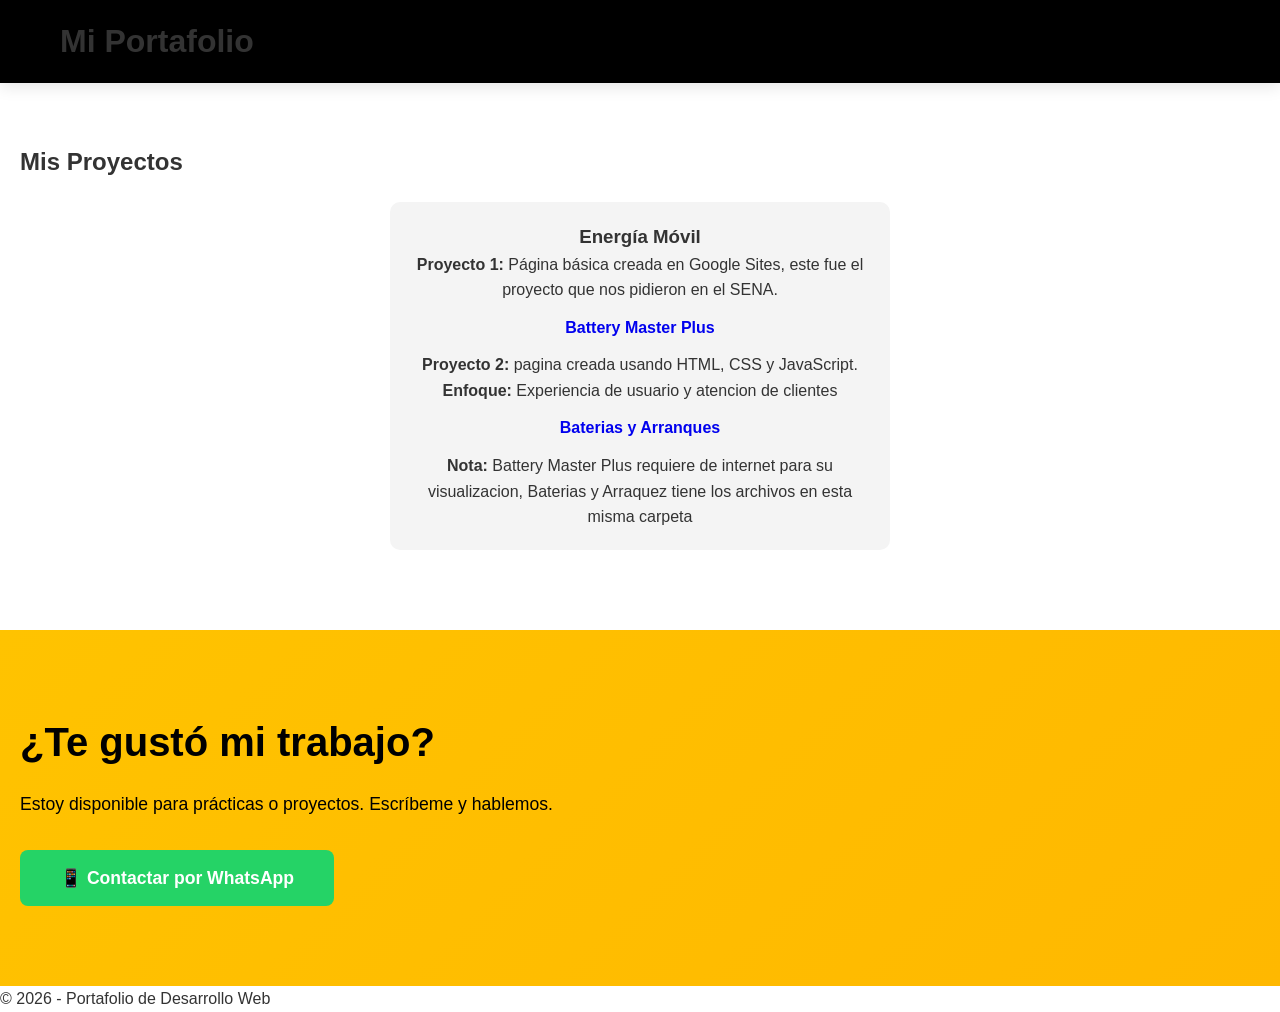
<file: index.html>
<!DOCTYPE html>
<html lang="es">
<head>
  <meta charset="UTF-8">
  <meta name="viewport" content="width=device-width, initial-scale=1.0">
  <meta name="viewport" content="width=device-width, initial-scale=1.0">
  <title>Portafolio | Energía Móvil</title>
  <link rel="stylesheet" href="styles.css">
  
</head>

<body>

<header class="navbar">
  <div class="container">
    <h1>Mi Portafolio</h1>
  </div>
</header>

<section class="portafolio">
  <h2>Mis Proyectos</h2>

  <div class="card">

    <h3>Energía Móvil</h3>

    <p><strong>Proyecto 1:</strong> Página básica creada en Google Sites, este fue el proyecto que nos pidieron en el SENA.</p>

     <a href="https://sites.google.com/view/battery-master-plus/inicio" class="btn">Battery Master Plus</a>

    <p><strong>Proyecto 2:</strong> pagina creada usando HTML, CSS y JavaScript.</p>

    <p><strong>Enfoque:</strong> Experiencia de usuario y atencion de clientes</p>

    <a href="proyecto.html"class="btn">Baterias y Arranques</a>
         <p><strong>Nota: </strong>Battery Master Plus requiere de internet para su visualizacion, Baterias y Arraquez tiene los archivos en esta misma carpeta</p>
  </div>
</section>

<!-- SECCIÓN DE CONTACTO -->
<section class="contacto">
  <h2>¿Te gustó mi trabajo?</h2>
  <p>Estoy disponible para prácticas o proyectos. Escríbeme y hablemos.</p>

  <a href="https://wa.me/573017686965?text=Hola,%20vi%20tu%20portafolio%20y%20me%20interesa%20tu%20trabajo" 
     target="_blank" class="btn btn-whatsapp">
     📱 Contactar por WhatsApp
  </a>
</section>

<footer>
  <p>© 2026 - Portafolio de Desarrollo Web</p>
</footer>

</body>
</html>
</file>
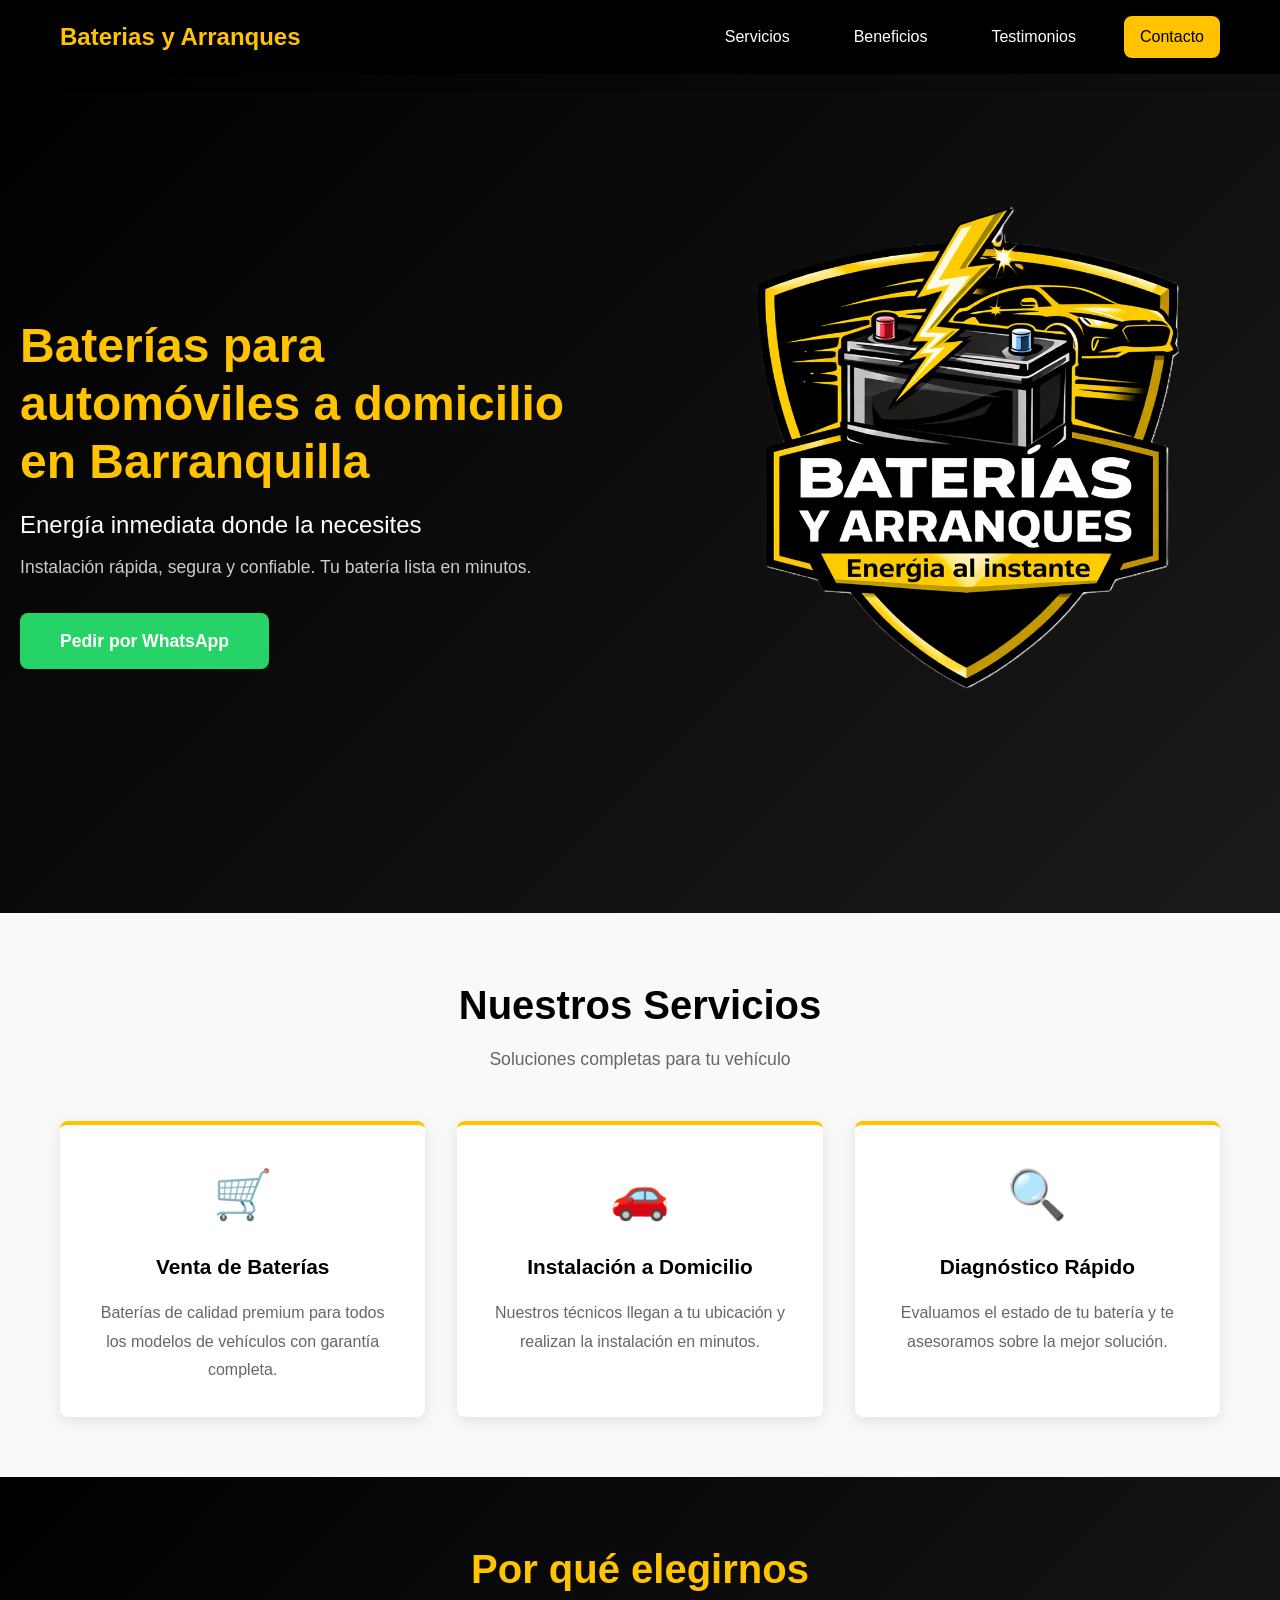
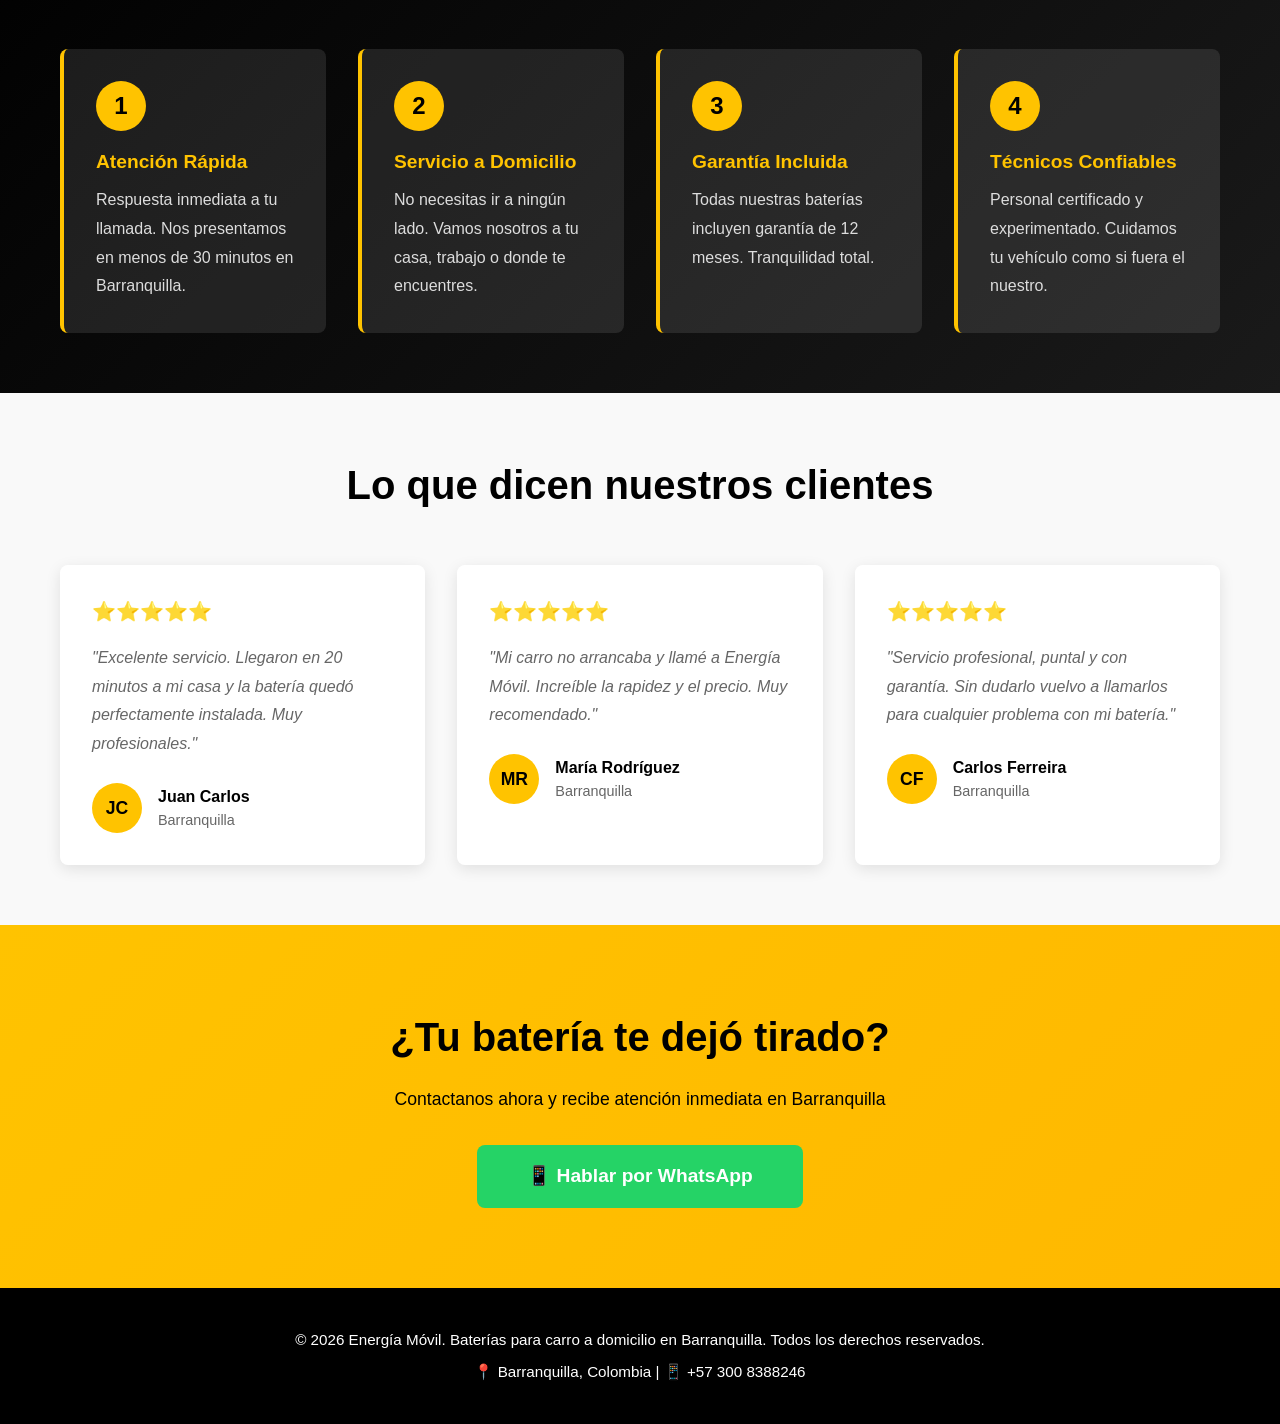
<file: proyecto.html>
<!DOCTYPE html>
<html lang="es">
<head>
    <meta charset="UTF-8">
    <meta name="viewport" content="width=device-width, initial-scale=1.0">
    <title>Baterias y Arranques - Baterías para automoviles a domicilio | Barranquilla</title>
    <link rel="stylesheet" href="styles.css">
</head>
<body>
    <!-- HEADER / NAVBAR -->
    <header class="navbar">
        <div class="container">
            <div class="logo">
                <h1>Baterias y Arranques</h1>
            </div>
            <nav class="nav-menu">
                <a href="#servicios" class="nav-link">Servicios</a>
                <a href="#beneficios" class="nav-link">Beneficios</a>
                <a href="#testimonios" class="nav-link">Testimonios</a>
                <a href="#contacto" class="nav-link btn-primary">Contacto</a>
            </nav>
            <div class="hamburger" id="hamburger">
                <span></span>
                <span></span>
                <span></span>
            </div>
        </div>
    </header>

    <!-- HERO SECTION -->
<section class="hero" id="hero">
    <div class="hero-content">
        <h1 class="hero-title">Baterías para automóviles a domicilio en Barranquilla</h1>
        <p class="hero-subtitle">Energía inmediata donde la necesites</p>
        <p class="hero-description">Instalación rápida, segura y confiable. Tu batería lista en minutos.</p>
        <a href="https://wa.me/573008388246?text=Hola%20baterias%20y%20arranques,%20necesito%20una%20batería%20para%20mi%20carro" 
           class="btn btn-whatsapp" target="_blank">
            Pedir por WhatsApp
        </a>
    </div>

    <div class="hero-image">
        <div class="hero-visual">
            <img src="Logo.png" alt="Logo de Baterías y Arranques" class="hero-logo">
        </div>
    </div>
</section>
    <!-- SERVICIOS SECTION -->
    <section class="servicios" id="servicios">
        <div class="container">
            <h2 class="section-title">Nuestros Servicios</h2>
            <p class="section-subtitle">Soluciones completas para tu vehículo</p>
            
            <div class="servicios-grid">
                <!-- Servicio 1 -->
                <div class="servicio-card">
                    <div class="servicio-icon">🛒</div>
                    <h3>Venta de Baterías</h3>
                    <p>Baterías de calidad premium para todos los modelos de vehículos con garantía completa.</p>
                </div>

                <!-- Servicio 2 -->
                <div class="servicio-card">
                    <div class="servicio-icon">🚗</div>
                    <h3>Instalación a Domicilio</h3>
                    <p>Nuestros técnicos llegan a tu ubicación y realizan la instalación en minutos.</p>
                </div>

                <!-- Servicio 3 -->
                <div class="servicio-card">
                    <div class="servicio-icon">🔍</div>
                    <h3>Diagnóstico Rápido</h3>
                    <p>Evaluamos el estado de tu batería y te asesoramos sobre la mejor solución.</p>
                </div>
            </div>
        </div>
    </section>

    <!-- BENEFICIOS SECTION -->
    <section class="beneficios" id="beneficios">
        <div class="container">
            <h2 class="section-title">Por qué elegirnos</h2>
            
            <div class="beneficios-grid">
                <!-- Beneficio 1 -->
                <div class="beneficio-item">
                    <div class="beneficio-number">1</div>
                    <h3>Atención Rápida</h3>
                    <p>Respuesta inmediata a tu llamada. Nos presentamos en menos de 30 minutos en Barranquilla.</p>
                </div>

                <!-- Beneficio 2 -->
                <div class="beneficio-item">
                    <div class="beneficio-number">2</div>
                    <h3>Servicio a Domicilio</h3>
                    <p>No necesitas ir a ningún lado. Vamos nosotros a tu casa, trabajo o donde te encuentres.</p>
                </div>

                <!-- Beneficio 3 -->
                <div class="beneficio-item">
                    <div class="beneficio-number">3</div>
                    <h3>Garantía Incluida</h3>
                    <p>Todas nuestras baterías incluyen garantía de 12 meses. Tranquilidad total.</p>
                </div>

                <!-- Beneficio 4 -->
                <div class="beneficio-item">
                    <div class="beneficio-number">4</div>
                    <h3>Técnicos Confiables</h3>
                    <p>Personal certificado y experimentado. Cuidamos tu vehículo como si fuera el nuestro.</p>
                </div>
            </div>
        </div>
    </section>

    <!-- TESTIMONIOS SECTION -->
    <section class="testimonios" id="testimonios">
        <div class="container">
            <h2 class="section-title">Lo que dicen nuestros clientes</h2>
            
            <div class="testimonios-grid">
                <!-- Testimonio 1 -->
                <div class="testimonio-card">
                    <div class="testimonio-stars">⭐⭐⭐⭐⭐</div>
                    <p class="testimonio-text">"Excelente servicio. Llegaron en 20 minutos a mi casa y la batería quedó perfectamente instalada. Muy profesionales."</p>
                    <div class="testimonio-autor">
                        <div class="testimonio-avatar">JC</div>
                        <div class="testimonio-info">
                            <h4>Juan Carlos</h4>
                            <p>Barranquilla</p>
                        </div>
                    </div>
                </div>

                <!-- Testimonio 2 -->
                <div class="testimonio-card">
                    <div class="testimonio-stars">⭐⭐⭐⭐⭐</div>
                    <p class="testimonio-text">"Mi carro no arrancaba y llamé a Energía Móvil. Increíble la rapidez y el precio. Muy recomendado."</p>
                    <div class="testimonio-autor">
                        <div class="testimonio-avatar">MR</div>
                        <div class="testimonio-info">
                            <h4>María Rodríguez</h4>
                            <p>Barranquilla</p>
                        </div>
                    </div>
                </div>

                <!-- Testimonio 3 -->
                <div class="testimonio-card">
                    <div class="testimonio-stars">⭐⭐⭐⭐⭐</div>
                    <p class="testimonio-text">"Servicio profesional, puntal y con garantía. Sin dudarlo vuelvo a llamarlos para cualquier problema con mi batería."</p>
                    <div class="testimonio-autor">
                        <div class="testimonio-avatar">CF</div>
                        <div class="testimonio-info">
                            <h4>Carlos Ferreira</h4>
                            <p>Barranquilla</p>
                        </div>
                    </div>
                </div>
            </div>
        </div>
    </section>

    <!-- CONTACTO SECTION -->
    <section class="contacto" id="contacto">
        <div class="container">
            <div class="contacto-content">
                <h2>¿Tu batería te dejó tirado?</h2>
                <p>Contactanos ahora y recibe atención inmediata en Barranquilla</p>
                <a href="https://wa.me/+573008388246?text=Hola%20baterias%20y%20arraques,%20necesito%20una%20batería%20para%20mi%20carro" 
                   class="btn btn-whatsapp btn-large" target="_blank">
                    📱 Hablar por WhatsApp
                </a>
            </div>
        </div>
    </section>

    <!-- FOOTER -->
    <footer class="footer">
        <div class="container">
            <p>&copy; 2026 Energía Móvil. Baterías para carro a domicilio en Barranquilla. Todos los derechos reservados.</p>
            <p>📍 Barranquilla, Colombia | 📱 +57 300 8388246</p>
        </div>
    </footer>

    <script src="script.js"></script>
</body>
</html>
</file>
<file: styles.css>
/* ============================================
   VARIABLES Y ESTILOS GLOBALES
   ============================================ */
.card {
  background: #f4f4f4;
  padding: 20px;
  margin: 20px auto;
  max-width: 500px;
  border-radius: 10px;
  text-align: center;
}
:root {
    --primary-color: #FFC300;      /* Amarillo */
    --secondary-color: #000000;    /* Negro */
    --accent-color: #FFFFFF;       /* Blanco */
    --text-dark: #333333;
    --text-light: #666666;
    --border-radius: 8px;
    --transition: all 0.3s ease;
    --shadow: 0 4px 15px rgba(0, 0, 0, 0.1);
}

/* Reset y configuración base */
* {
    margin: 0;
    padding: 0;
    box-sizing: border-box;
}

html {
    scroll-behavior: smooth;
}

body {
    font-family: 'Segoe UI', Tahoma, Geneva, Verdana, sans-serif;
    color: var(--text-dark);
    line-height: 1.6;
    background-color: var(--accent-color);
}

/* Container - Contenedor principal */
.container {
    max-width: 1200px;
    margin: 0 auto;
    padding: 0 20px;
}

/* ============================================
   HEADER / NAVBAR
   ============================================ */

.navbar {
    background-color: var(--secondary-color);
    padding: 1rem 0;
    position: sticky;
    top: 0;
    z-index: 1000;
    box-shadow: var(--shadow);
}

.navbar .container {
    display: flex;
    justify-content: space-between;
    align-items: center;
}

.logo h1 {
    color: var(--primary-color);
    font-size: 1.5rem;
    font-weight: 700;
}

.nav-menu {
    display: flex;
    gap: 2rem;
    align-items: center;
}

.nav-link {
    color: var(--accent-color);
    text-decoration: none;
    font-weight: 500;
    transition: var(--transition);
    padding: 0.5rem 1rem;
    border-radius: var(--border-radius);
}

.nav-link:hover {
    background-color: var(--primary-color);
    color: var(--secondary-color);
}

.hamburger {
    display: none;
    flex-direction: column;
    cursor: pointer;
    gap: 0.5rem;
}

.hamburger span {
    width: 25px;
    height: 3px;
    background-color: var(--primary-color);
    border-radius: 2px;
    transition: var(--transition);
}

/* ============================================
   HERO SECTION
   ============================================ */

.hero {
    background: linear-gradient(135deg, var(--secondary-color) 0%, #1a1a1a 100%);
    color: var(--accent-color);
    padding: 80px 20px;
    display: flex;
    align-items: center;
    justify-content: center;
    min-height: 600px;
    gap: 4rem;
}

.hero .container {
    display: flex;
    align-items: center;
    gap: 4rem;
}

.hero-content {
    flex: 1;
    animation: slideInLeft 0.8s ease;
}

.hero-image {
    flex: 1;
    display: flex;
    justify-content: center;
    align-items: center;
}

.hero-visual {
    font-size: 200px;
    animation: float 3s ease-in-out infinite;
}

.hero-title {
    font-size: 3rem;
    font-weight: 700;
    margin-bottom: 1rem;
    color: var(--primary-color);
    line-height: 1.2;
}

.hero-subtitle {
    font-size: 1.5rem;
    margin-bottom: 0.5rem;
    color: var(--accent-color);
}

.hero-description {
    font-size: 1.1rem;
    color: #cccccc;
    margin-bottom: 2rem;
}

/* ============================================
   BOTONES
   ============================================ */

.btn {
    display: inline-block;
    padding: 12px 30px;
    border-radius: var(--border-radius);
    text-decoration: none;
    font-weight: 600;
    transition: var(--transition);
    cursor: pointer;
    border: none;
    font-size: 1rem;
    text-align: center;
}

.btn-primary {
    background-color: var(--primary-color);
    color: var(--secondary-color);
}

.btn-primary:hover {
    background-color: #ffb800;
    transform: translateY(-2px);
    box-shadow: 0 6px 20px rgba(255, 195, 0, 0.3);
}

.btn-whatsapp {
    background-color: #25D366;
    color: white;
    font-size: 1.1rem;
    padding: 14px 40px;
}

.btn-whatsapp:hover {
    background-color: #1da851;
    transform: translateY(-3px);
    box-shadow: 0 6px 20px rgba(37, 211, 102, 0.3);
}

.btn-large {
    padding: 16px 50px;
    font-size: 1.2rem;
}

/* ============================================
   SECCIONES GENERALES
   ============================================ */

section {
    padding: 60px 20px;
}

.section-title {
    font-size: 2.5rem;
    font-weight: 700;
    text-align: center;
    color: var(--secondary-color);
    margin-bottom: 0.5rem;
}

.section-subtitle {
    text-align: center;
    color: var(--text-light);
    font-size: 1.1rem;
    margin-bottom: 3rem;
}

/* ============================================
   SERVICIOS SECTION
   ============================================ */

.servicios {
    background-color: #f9f9f9;
}

.servicios-grid {
    display: grid;
    grid-template-columns: repeat(auto-fit, minmax(300px, 1fr));
    gap: 2rem;
    margin-top: 3rem;
}

.servicio-card {
    background: white;
    padding: 2rem;
    border-radius: var(--border-radius);
    text-align: center;
    box-shadow: var(--shadow);
    transition: var(--transition);
    border-top: 4px solid var(--primary-color);
}

.servicio-card:hover {
    transform: translateY(-10px);
    box-shadow: 0 8px 25px rgba(0, 0, 0, 0.15);
}

.servicio-icon {
    font-size: 3rem;
    margin-bottom: 1rem;
    animation: bounce 2s ease-in-out infinite;
}

.servicio-card h3 {
    font-size: 1.3rem;
    margin-bottom: 1rem;
    color: var(--secondary-color);
}

.servicio-card p {
    color: var(--text-light);
    line-height: 1.8;
}

/* ============================================
   BENEFICIOS SECTION
   ============================================ */

.beneficios {
    background: linear-gradient(135deg, var(--secondary-color) 0%, #1a1a1a 100%);
    color: white;
}

.beneficios .section-title {
    color: var(--primary-color);
}

.beneficios-grid {
    display: grid;
    grid-template-columns: repeat(auto-fit, minmax(250px, 1fr));
    gap: 2rem;
    margin-top: 3rem;
}

.beneficio-item {
    background: rgba(255, 255, 255, 0.1);
    padding: 2rem;
    border-radius: var(--border-radius);
    border-left: 4px solid var(--primary-color);
    transition: var(--transition);
}

.beneficio-item:hover {
    background: rgba(255, 255, 255, 0.15);
    transform: translateX(10px);
}

.beneficio-number {
    display: flex;
    align-items: center;
    justify-content: center;
    width: 50px;
    height: 50px;
    background-color: var(--primary-color);
    color: var(--secondary-color);
    border-radius: 50%;
    font-size: 1.5rem;
    font-weight: 700;
    margin-bottom: 1rem;
}

.beneficio-item h3 {
    font-size: 1.2rem;
    margin-bottom: 0.5rem;
    color: var(--primary-color);
}

.beneficio-item p {
    color: #dddddd;
    line-height: 1.8;
}

/* ============================================
   TESTIMONIOS SECTION
   ============================================ */

.testimonios {
    background-color: #f9f9f9;
}

.testimonios-grid {
    display: grid;
    grid-template-columns: repeat(auto-fit, minmax(300px, 1fr));
    gap: 2rem;
    margin-top: 3rem;
}

.testimonio-card {
    background: white;
    padding: 2rem;
    border-radius: var(--border-radius);
    box-shadow: var(--shadow);
    transition: var(--transition);
}

.testimonio-card:hover {
    box-shadow: 0 8px 25px rgba(0, 0, 0, 0.15);
    transform: translateY(-5px);
}

.testimonio-stars {
    font-size: 1.2rem;
    margin-bottom: 1rem;
}

.testimonio-text {
    color: var(--text-light);
    font-style: italic;
    margin-bottom: 1.5rem;
    line-height: 1.8;
}

.testimonio-autor {
    display: flex;
    align-items: center;
    gap: 1rem;
}

.testimonio-avatar {
    width: 50px;
    height: 50px;
    border-radius: 50%;
    background-color: var(--primary-color);
    color: var(--secondary-color);
    display: flex;
    align-items: center;
    justify-content: center;
    font-weight: 700;
    font-size: 1.1rem;
}

.testimonio-info h4 {
    font-size: 1rem;
    color: var(--secondary-color);
    margin: 0;
}

.testimonio-info p {
    font-size: 0.9rem;
    color: var(--text-light);
    margin: 0;
}

/* ============================================
   CONTACTO SECTION
   ============================================ */

.contacto {
    background: linear-gradient(135deg, var(--primary-color) 0%, #ffb800 100%);
    padding: 80px 20px;
}

.contacto-content {
    text-align: center;
    max-width: 600px;
    margin: 0 auto;
}

.contacto h2 {
    font-size: 2.5rem;
    color: var(--secondary-color);
    margin-bottom: 1rem;
}

.contacto p {
    font-size: 1.1rem;
    color: var(--secondary-color);
    margin-bottom: 2rem;
}

/* ============================================
   FOOTER
   ============================================ */

.footer {
    background-color: var(--secondary-color);
    color: var(--accent-color);
    text-align: center;
    padding: 2rem;
}

.footer p {
    margin: 0.5rem 0;
    font-size: 0.95rem;
}

/* ============================================
   ANIMACIONES
   ============================================ */

@keyframes slideInLeft {
    from {
        opacity: 0;
        transform: translateX(-50px);
    }
    to {
        opacity: 1;
        transform: translateX(0);
    }
}

@keyframes float {
    0%, 100% {
        transform: translateY(0px);
    }
    50% {
        transform: translateY(-20px);
    }
}

@keyframes bounce {
    0%, 100% {
        transform: translateY(0);
    }
    50% {
        transform: translateY(-10px);
    }
}

/* ============================================
   MEDIA QUERIES - RESPONSIVE
   ============================================ */

/* TABLET - 768px y abajo */
@media (max-width: 768px) {
    .hamburger {
        display: flex;
    }

    .nav-menu {
        position: absolute;
        top: 70px;
        left: -100%;
        flex-direction: column;
        background-color: var(--secondary-color);
        width: 100%;
        text-align: center;
        gap: 0;
        transition: var(--transition);
    }

    .nav-menu.active {
        left: 0;
    }

    .nav-link {
        display: block;
        padding: 1rem;
    }

    .hero .container {
        flex-direction: column;
        gap: 2rem;
        padding: 40px 20px;
    }

    .hero-title {
        font-size: 2rem;
    }

    .hero-subtitle {
        font-size: 1.2rem;
    }

    .hero-visual {
        font-size: 150px;
    }

    .section-title {
        font-size: 2rem;
    }

    .servicios-grid,
    .testimonios-grid,
    .beneficios-grid {
        grid-template-columns: 1fr;
    }
}

/* MOBILE - 480px y abajo */
@media (max-width: 480px) {
    .hero-title {
        font-size: 1.5rem;
    }

    .hero-subtitle {
        font-size: 1rem;
    }

    .hero-description {
        font-size: 0.95rem;
    }

    .hero-visual {
        font-size: 120px;
    }

    .section-title {
        font-size: 1.5rem;
    }

    .section-subtitle {
        font-size: 0.95rem;
    }

    .btn {
        padding: 10px 20px;
        font-size: 0.9rem;
    }

    .btn-large {
        padding: 12px 30px;
        font-size: 1rem;
    }

    .contacto h2 {
        font-size: 1.8rem;
    }

    .contacto p {
        font-size: 0.95rem;
    }

    .logo h1 {
        font-size: 1.2rem;
    }

    .nav-menu {
        top: 60px;
    }
}
/* ============================================
   FIX RESPONSIVE LOGO + TEXTO
   ============================================ */

/* Logo adaptable */
.hero-logo {
  max-width: 100%;
  height: auto;
}

/* Evitar que el texto se corte */
.hero-title,
.hero-subtitle,
.hero-description {
  word-wrap: break-word;
}

/* Ajustes específicos para celular */
@media (max-width: 768px) {

  .hero {
    flex-direction: column;
    text-align: center;
  }

  .hero-image {
    margin-top: 20px;
  }

  .hero-logo {
    max-width: 250px;
  }
}
</file>
